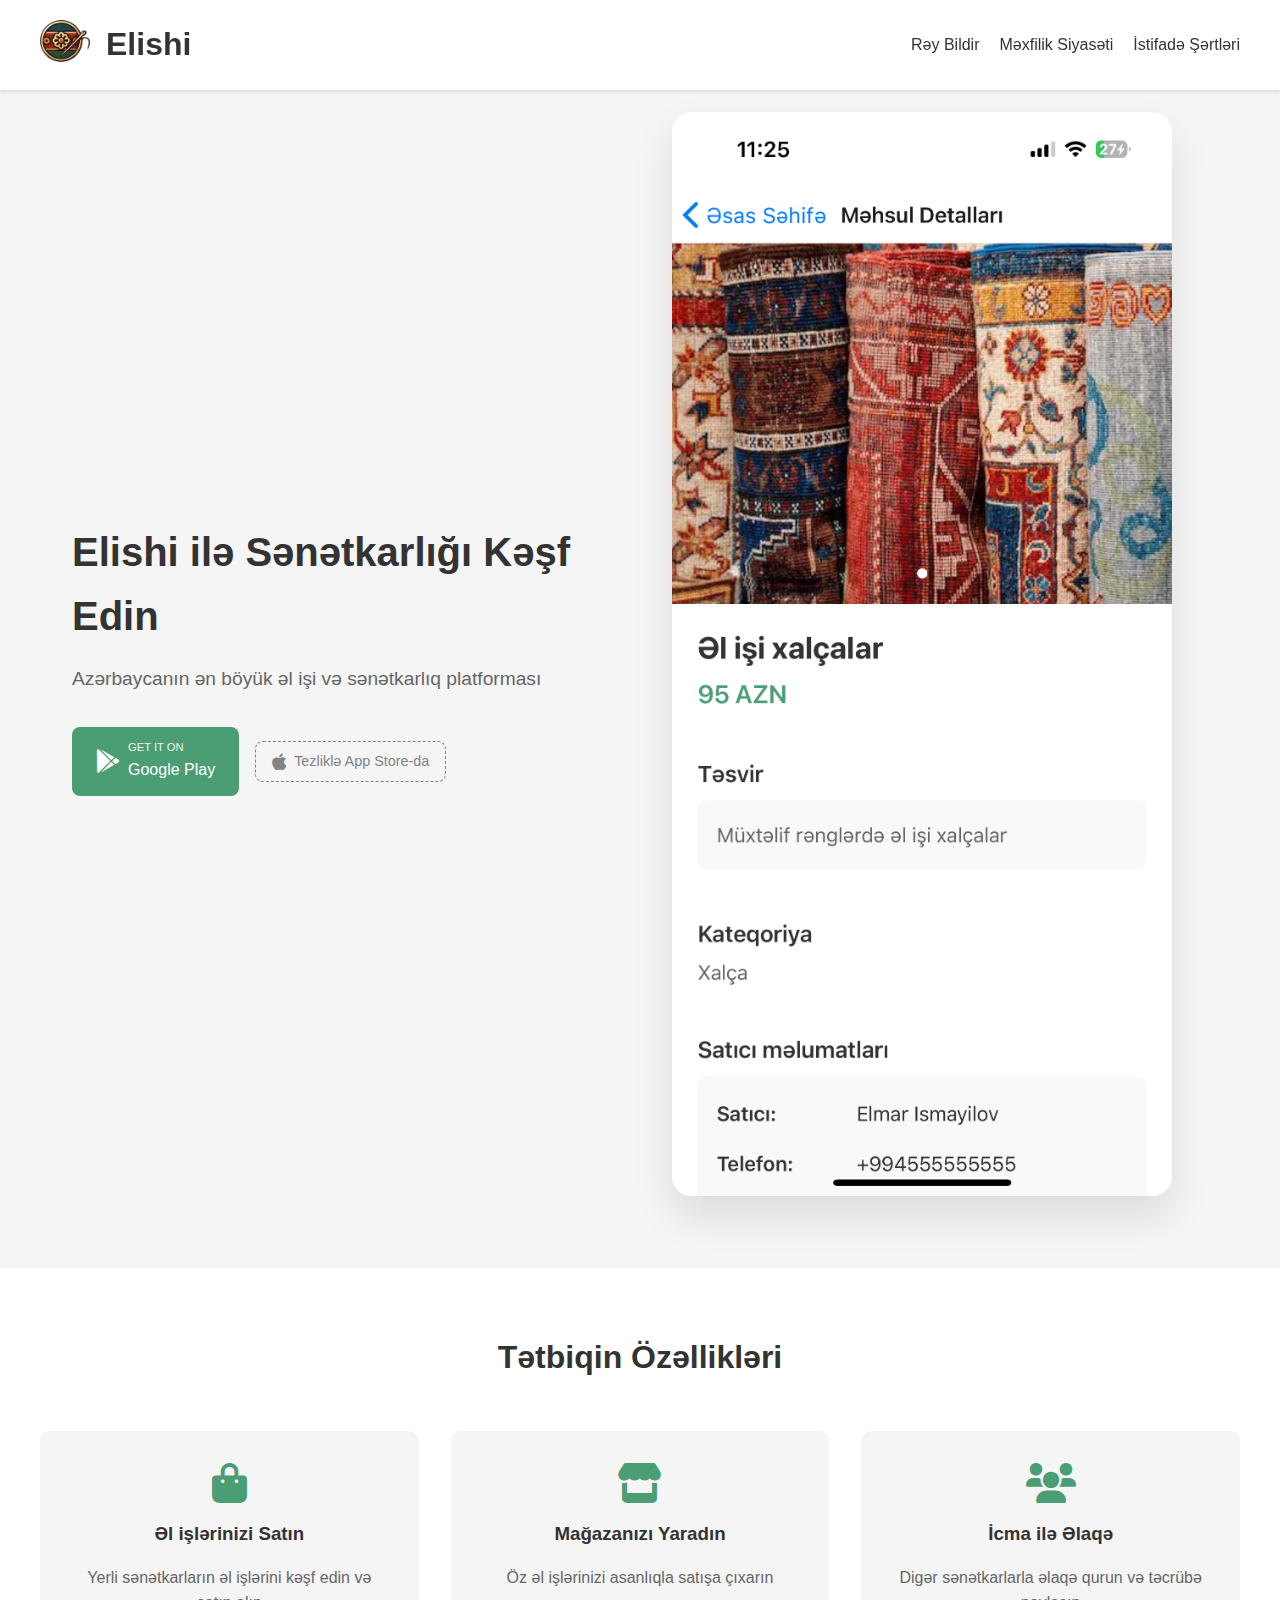
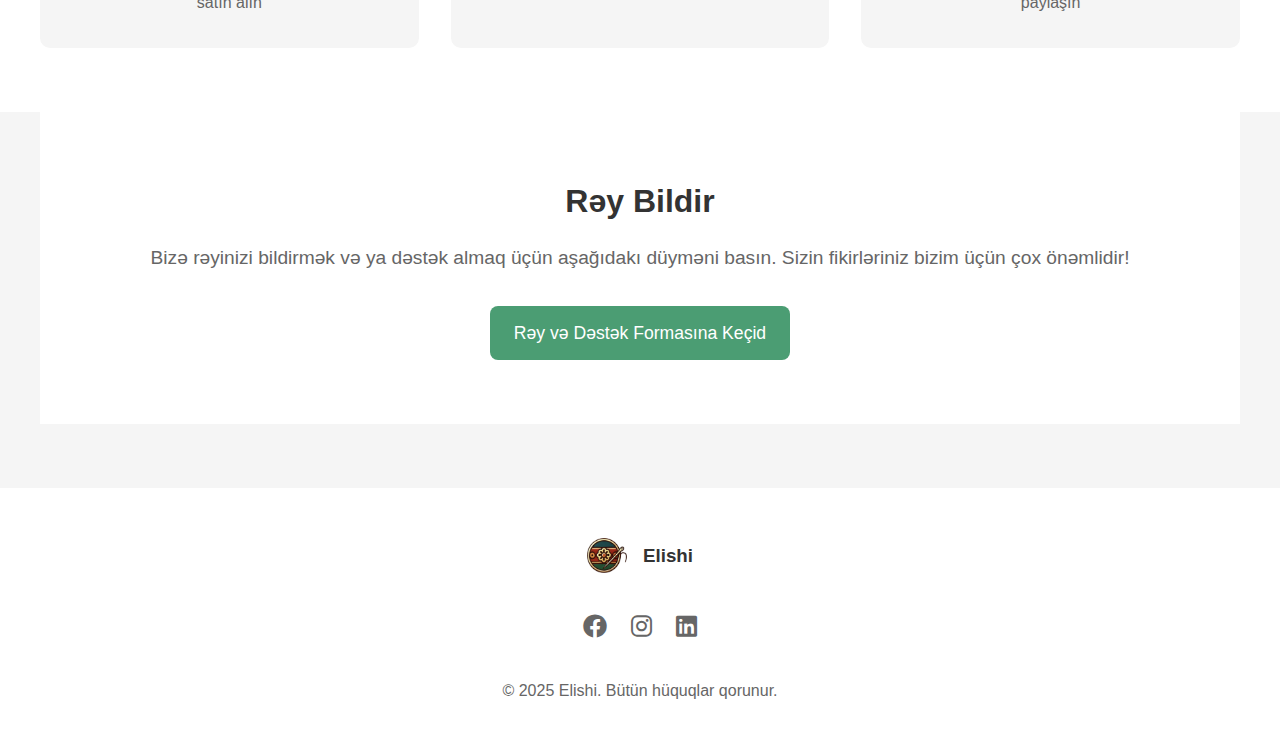
<file: index.html>
<!DOCTYPE html>
<html lang="az">
<head>
    <meta charset="UTF-8">
    <meta name="viewport" content="width=device-width, initial-scale=1.0">
    <title>Elishi - Sənətkarlıq Tətbiqi</title>
    <link rel="stylesheet" href="styles.css">
    <link rel="stylesheet" href="https://cdnjs.cloudflare.com/ajax/libs/font-awesome/6.0.0/css/all.min.css">
    <link rel="icon" type="image/x-icon" href="/assets/favicon.ico">
    <link rel="icon" type="image/png" sizes="16x16" href="/assets/favicon-16x16.png">
    <link rel="icon" type="image/png" sizes="32x32" href="/assets/favicon-32x32.png">
    <!-- Android Chrome -->
    <link rel="icon" type="image/png" sizes="192x192" href="/assets/android-chrome-192x192.png">
    <link rel="icon" type="image/png" sizes="512x512" href="/assets/android-chrome-512x512.png">
    <!-- Apple Touch Icon -->
    <link rel="apple-touch-icon" href="/assets/apple-touch-icon.png">
    <link rel="mask-icon" href="/assets/favicon.ico" color="#000000">
    <meta name="description" content="Elishi: Buy and sell handmade crafts from Azerbaijani artisans. Download our app for unique jewelry, rugs, and more!">
</head>
<body>
    <header>
        <nav>
            <div class="logo-container">
                <a href="index.html">
                    <img src="assets/logo.png" alt="El Ishi Logo" class="logo">
                </a>
                <h1>Elishi</h1>
            </div>
            <ul class="nav-links">
                <li><a href="#feedback">Rəy Bildir</a></li>
                <li><a href="privacy-policy.html">Məxfilik Siyasəti</a></li>
                <li><a href="terms-conditions.html">İstifadə Şərtləri</a></li>
            </ul>
        </nav>
    </header>

    <main>
        <section class="hero">
            <div class="hero-content">
                <h1>Elishi ilə Sənətkarlığı Kəşf Edin</h1>
                <p>Azərbaycanın ən böyük əl işi və sənətkarlıq platforması</p>
                <div class="store-buttons">
                    <a href="#" class="store-button">
                        <i class="fab fa-google-play"></i>
                        <span>
                            <small>GET IT ON</small>
                            Google Play
                        </span>
                    </a>
                    <div class="coming-soon">
                        <i class="fab fa-apple"></i>
                        <span>Tezliklə App Store-da</span>
                    </div>
                </div>
            </div>
            <div class="hero-image">
                <img src="assets/app-preview.jpg" alt="Əl işiAz App Preview">
            </div>
        </section>

        <section class="features" id="features">
            <h2>Tətbiqin Özəllikləri</h2>
            <div class="features-grid">
                <div class="feature-card">
                    <i class="fas fa-shopping-bag"></i>
                    <h3>Əl işlərinizi Satın</h3>
                    <p>Yerli sənətkarların əl işlərini kəşf edin və satın alın</p>
                </div>
                <div class="feature-card">
                    <i class="fas fa-store"></i>
                    <h3>Mağazanızı Yaradın</h3>
                    <p>Öz əl işlərinizi asanlıqla satışa çıxarın</p>
                </div>
                <div class="feature-card">
                    <i class="fas fa-users"></i>
                    <h3>İcma ilə Əlaqə</h3>
                    <p>Digər sənətkarlarla əlaqə qurun və təcrübə paylaşın</p>
                </div>
            </div>
        </section>

        <section class="feedback" id="feedback">
            <h2>Rəy Bildir</h2>
            <p>Bizə rəyinizi bildirmək və ya dəstək almaq üçün aşağıdakı düyməni basın. Sizin fikirləriniz bizim üçün çox önəmlidir!</p>
            <a href="https://docs.google.com/forms/d/e/1FAIpQLSc-pqfBTsH0v2vToJ0akzegE9ZqmVbHeswKHzTtLtnodO6Chg/viewform?usp=sharing" target="_blank" class="feedback-button">
                Rəy və Dəstək Formasına Keçid
            </a>
        </section>
    </main>

    <footer>
        <div class="footer-content">
            <div class="footer-logo">
                <img src="assets/logo.png" alt="Əl işiAz Logo" class="logo">
                <h3>Elishi</h3>
            </div>
            <div class="social-links">
                <a href="https://www.facebook.com/share/1AMfYMEshV/?mibextid=wwXIfr"><i class="fab fa-facebook"></i></a>
                <a href="https://www.instagram.com/elishi_az?igsh=M W NkYmxybjdrM2EzOQ%3D%3D&utm_source=qr"><i class="fab fa-instagram"></i></a>
                <a href="https://www.linkedin.com/company/elishiaz/about/"><i class="fab fa-linkedin"></i></a>
            </div>
            <p class="copyright">© 2025 Elishi. Bütün hüquqlar qorunur.</p>
        </div>
    </footer>

    <script src="script.js"></script>
</body>
</html>
</file>
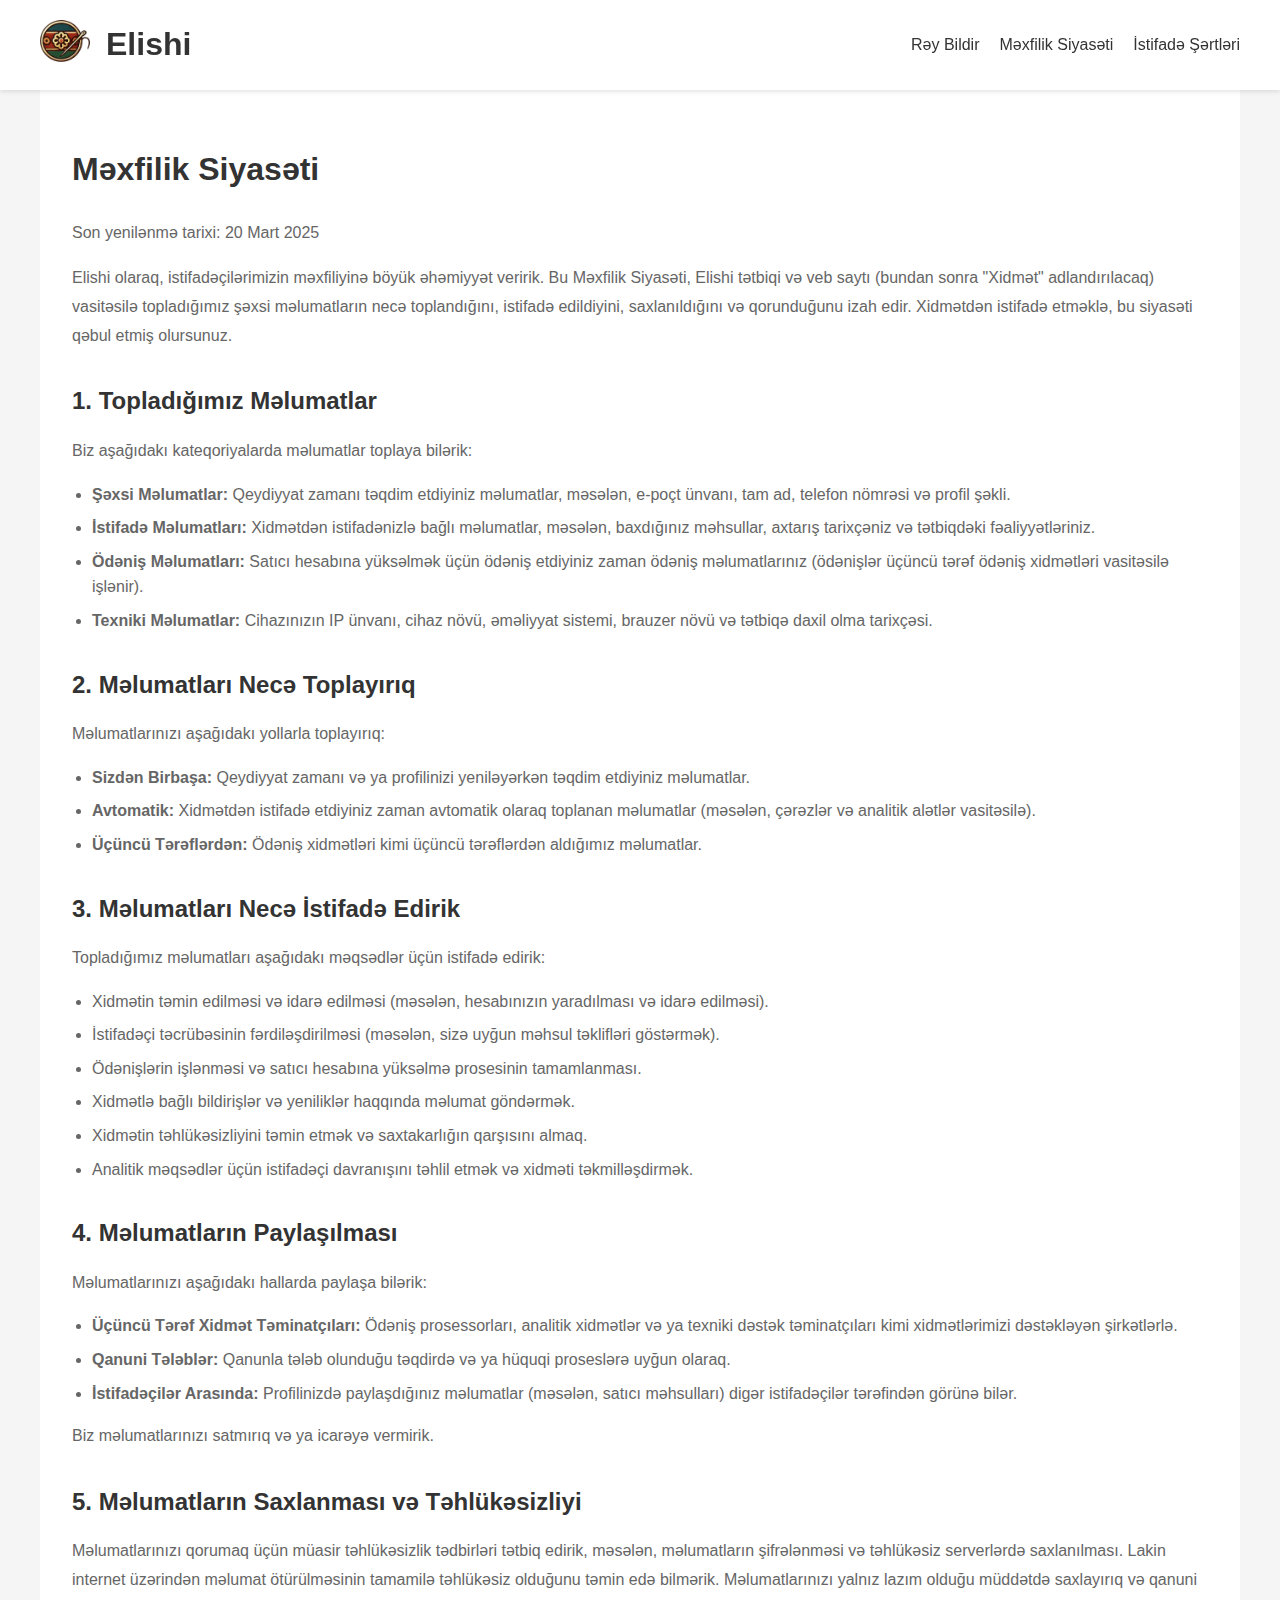
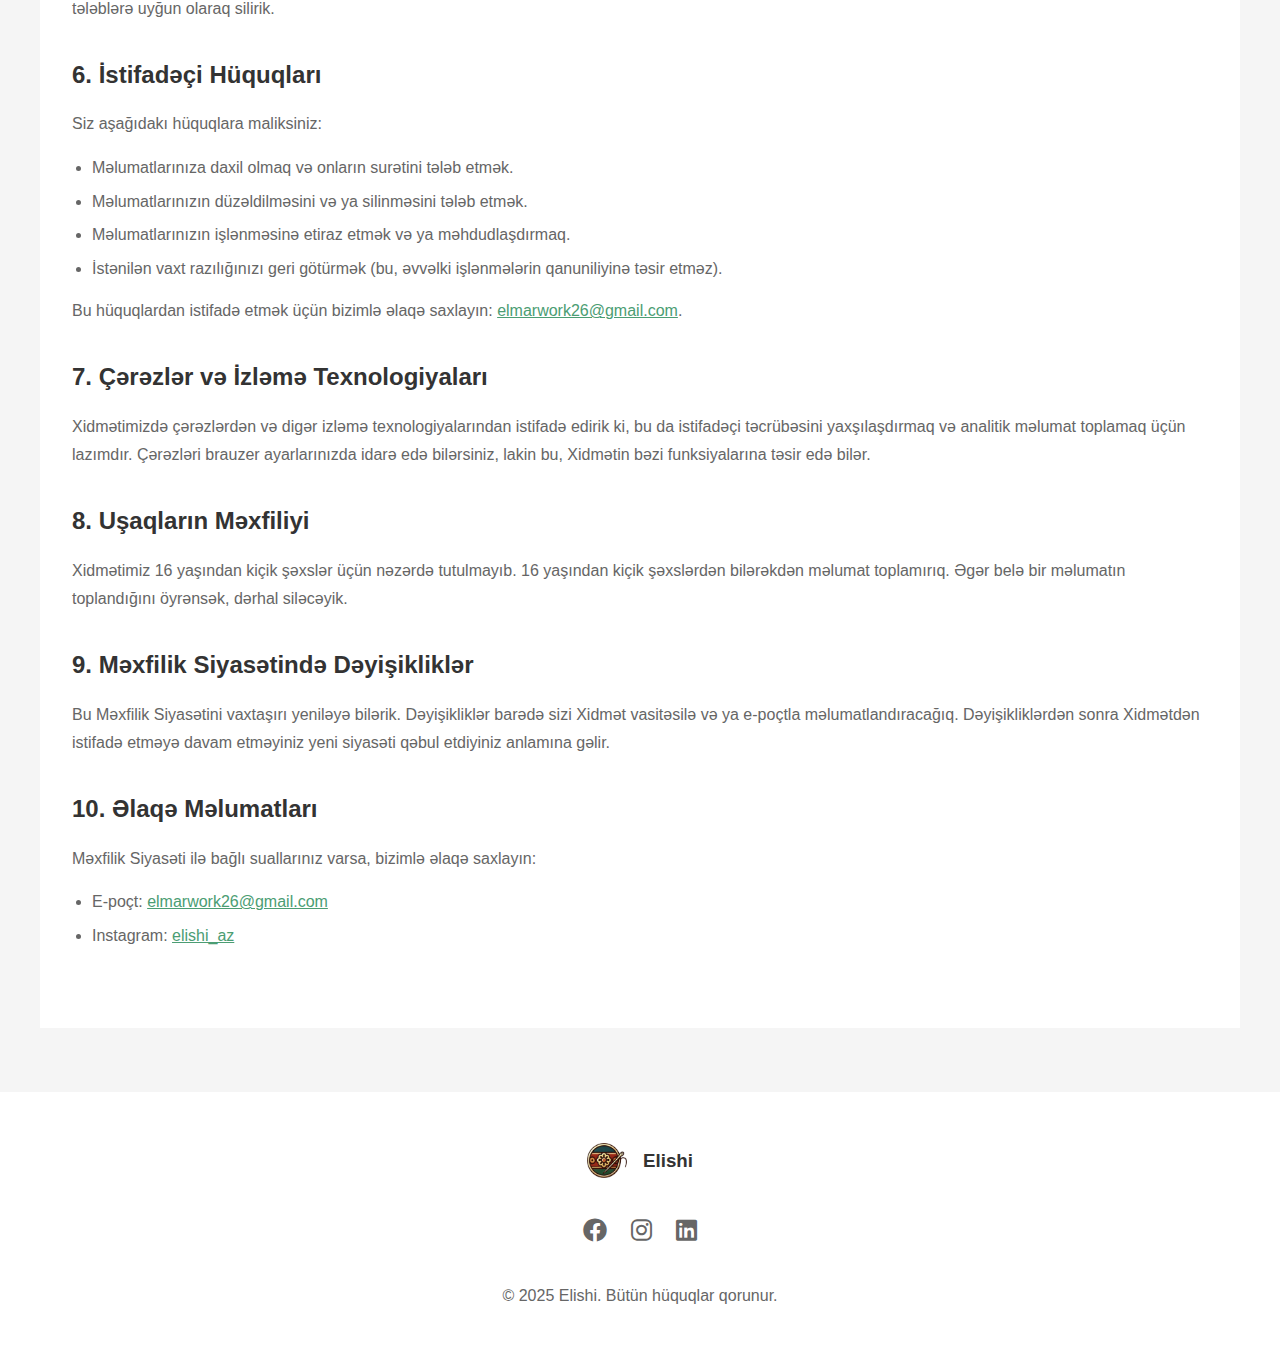
<file: privacy-policy.html>
<!DOCTYPE html>
<html lang="az">
<head>
    <meta charset="UTF-8">
    <meta name="viewport" content="width=device-width, initial-scale=1.0">
    <title>Elishi - Məxfilik Siyasəti</title>
    <link rel="stylesheet" href="styles.css">
    <link rel="stylesheet" href="https://cdnjs.cloudflare.com/ajax/libs/font-awesome/6.0.0/css/all.min.css">
    <link rel="icon" type="image/x-icon" href="/assets/favicon.ico">
    <link rel="icon" type="image/png" sizes="16x16" href="/assets/favicon-16x16.png">
    <link rel="icon" type="image/png" sizes="32x32" href="/assets/favicon-32x32.png">
    <!-- Android Chrome -->
    <link rel="icon" type="image/png" sizes="192x192" href="/assets/android-chrome-192x192.png">
    <link rel="icon" type="image/png" sizes="512x512" href="/assets/android-chrome-512x512.png">
    <!-- Apple Touch Icon -->
    <link rel="apple-touch-icon" href="/assets/apple-touch-icon.png">
    <link rel="mask-icon" href="/assets/favicon.ico" color="#000000">
    <meta name="description" content="Elishi Məxfilik Siyasəti: İstifadəçilərimizin məlumatlarının necə toplandığını, istifadə edildiyini və qorunduğunu öyrənin.">
</head>
<body>
    <header>
        <nav>
            <div class="logo-container">
                <a href="index.html">
                    <img src="assets/logo.png" alt="El Ishi Logo" class="logo">
                </a>
                <h1>Elishi</h1>
            </div>
            <ul class="nav-links">
                <li><a href="index.html#feedback">Rəy Bildir</a></li>
                <li><a href="privacy-policy.html">Məxfilik Siyasəti</a></li>
                <li><a href="terms-conditions.html">İstifadə Şərtləri</a></li>
            </ul>
        </nav>
    </header>

    <main>
        <section class="policy">
            <h2>Məxfilik Siyasəti</h2>
            <p>Son yenilənmə tarixi: 20 Mart 2025</p>
            <p>Elishi olaraq, istifadəçilərimizin məxfiliyinə böyük əhəmiyyət veririk. Bu Məxfilik Siyasəti, Elishi tətbiqi və veb saytı (bundan sonra "Xidmət" adlandırılacaq) vasitəsilə topladığımız şəxsi məlumatların necə toplandığını, istifadə edildiyini, saxlanıldığını və qorunduğunu izah edir. Xidmətdən istifadə etməklə, bu siyasəti qəbul etmiş olursunuz.</p>

            <h3>1. Topladığımız Məlumatlar</h3>
            <p>Biz aşağıdakı kateqoriyalarda məlumatlar toplaya bilərik:</p>
            <ul>
                <li><strong>Şəxsi Məlumatlar:</strong> Qeydiyyat zamanı təqdim etdiyiniz məlumatlar, məsələn, e-poçt ünvanı, tam ad, telefon nömrəsi və profil şəkli.</li>
                <li><strong>İstifadə Məlumatları:</strong> Xidmətdən istifadənizlə bağlı məlumatlar, məsələn, baxdığınız məhsullar, axtarış tarixçəniz və tətbiqdəki fəaliyyətləriniz.</li>
                <li><strong>Ödəniş Məlumatları:</strong> Satıcı hesabına yüksəlmək üçün ödəniş etdiyiniz zaman ödəniş məlumatlarınız (ödənişlər üçüncü tərəf ödəniş xidmətləri vasitəsilə işlənir).</li>
                <li><strong>Texniki Məlumatlar:</strong> Cihazınızın IP ünvanı, cihaz növü, əməliyyat sistemi, brauzer növü və tətbiqə daxil olma tarixçəsi.</li>
            </ul>

            <h3>2. Məlumatları Necə Toplayırıq</h3>
            <p>Məlumatlarınızı aşağıdakı yollarla toplayırıq:</p>
            <ul>
                <li><strong>Sizdən Birbaşa:</strong> Qeydiyyat zamanı və ya profilinizi yeniləyərkən təqdim etdiyiniz məlumatlar.</li>
                <li><strong>Avtomatik:</strong> Xidmətdən istifadə etdiyiniz zaman avtomatik olaraq toplanan məlumatlar (məsələn, çərəzlər və analitik alətlər vasitəsilə).</li>
                <li><strong>Üçüncü Tərəflərdən:</strong> Ödəniş xidmətləri kimi üçüncü tərəflərdən aldığımız məlumatlar.</li>
            </ul>

            <h3>3. Məlumatları Necə İstifadə Edirik</h3>
            <p>Topladığımız məlumatları aşağıdakı məqsədlər üçün istifadə edirik:</p>
            <ul>
                <li>Xidmətin təmin edilməsi və idarə edilməsi (məsələn, hesabınızın yaradılması və idarə edilməsi).</li>
                <li>İstifadəçi təcrübəsinin fərdiləşdirilməsi (məsələn, sizə uyğun məhsul təklifləri göstərmək).</li>
                <li>Ödənişlərin işlənməsi və satıcı hesabına yüksəlmə prosesinin tamamlanması.</li>
                <li>Xidmətlə bağlı bildirişlər və yeniliklər haqqında məlumat göndərmək.</li>
                <li>Xidmətin təhlükəsizliyini təmin etmək və saxtakarlığın qarşısını almaq.</li>
                <li>Analitik məqsədlər üçün istifadəçi davranışını təhlil etmək və xidməti təkmilləşdirmək.</li>
            </ul>

            <h3>4. Məlumatların Paylaşılması</h3>
            <p>Məlumatlarınızı aşağıdakı hallarda paylaşa bilərik:</p>
            <ul>
                <li><strong>Üçüncü Tərəf Xidmət Təminatçıları:</strong> Ödəniş prosessorları, analitik xidmətlər və ya texniki dəstək təminatçıları kimi xidmətlərimizi dəstəkləyən şirkətlərlə.</li>
                <li><strong>Qanuni Tələblər:</strong> Qanunla tələb olunduğu təqdirdə və ya hüquqi proseslərə uyğun olaraq.</li>
                <li><strong>İstifadəçilər Arasında:</strong> Profilinizdə paylaşdığınız məlumatlar (məsələn, satıcı məhsulları) digər istifadəçilər tərəfindən görünə bilər.</li>
            </ul>
            <p>Biz məlumatlarınızı satmırıq və ya icarəyə vermirik.</p>

            <h3>5. Məlumatların Saxlanması və Təhlükəsizliyi</h3>
            <p>Məlumatlarınızı qorumaq üçün müasir təhlükəsizlik tədbirləri tətbiq edirik, məsələn, məlumatların şifrələnməsi və təhlükəsiz serverlərdə saxlanılması. Lakin internet üzərindən məlumat ötürülməsinin tamamilə təhlükəsiz olduğunu təmin edə bilmərik. Məlumatlarınızı yalnız lazım olduğu müddətdə saxlayırıq və qanuni tələblərə uyğun olaraq silirik.</p>

            <h3>6. İstifadəçi Hüquqları</h3>
            <p>Siz aşağıdakı hüquqlara maliksiniz:</p>
            <ul>
                <li>Məlumatlarınıza daxil olmaq və onların surətini tələb etmək.</li>
                <li>Məlumatlarınızın düzəldilməsini və ya silinməsini tələb etmək.</li>
                <li>Məlumatlarınızın işlənməsinə etiraz etmək və ya məhdudlaşdırmaq.</li>
                <li>İstənilən vaxt razılığınızı geri götürmək (bu, əvvəlki işlənmələrin qanuniliyinə təsir etməz).</li>
            </ul>
            <p>Bu hüquqlardan istifadə etmək üçün bizimlə əlaqə saxlayın: <a href="mailto:elmarwork26@gmail.com">elmarwork26@gmail.com</a>.</p>

            <h3>7. Çərəzlər və İzləmə Texnologiyaları</h3>
            <p>Xidmətimizdə çərəzlərdən və digər izləmə texnologiyalarından istifadə edirik ki, bu da istifadəçi təcrübəsini yaxşılaşdırmaq və analitik məlumat toplamaq üçün lazımdır. Çərəzləri brauzer ayarlarınızda idarə edə bilərsiniz, lakin bu, Xidmətin bəzi funksiyalarına təsir edə bilər.</p>

            <h3>8. Uşaqların Məxfiliyi</h3>
            <p>Xidmətimiz 16 yaşından kiçik şəxslər üçün nəzərdə tutulmayıb. 16 yaşından kiçik şəxslərdən bilərəkdən məlumat toplamırıq. Əgər belə bir məlumatın toplandığını öyrənsək, dərhal siləcəyik.</p>

            <h3>9. Məxfilik Siyasətində Dəyişikliklər</h3>
            <p>Bu Məxfilik Siyasətini vaxtaşırı yeniləyə bilərik. Dəyişikliklər barədə sizi Xidmət vasitəsilə və ya e-poçtla məlumatlandıracağıq. Dəyişikliklərdən sonra Xidmətdən istifadə etməyə davam etməyiniz yeni siyasəti qəbul etdiyiniz anlamına gəlir.</p>

            <h3>10. Əlaqə Məlumatları</h3>
            <p>Məxfilik Siyasəti ilə bağlı suallarınız varsa, bizimlə əlaqə saxlayın:</p>
            <ul>
                <li>E-poçt: <a href="mailto:elmarwork26@gmail.com">elmarwork26@gmail.com</a></li>
                <li>Instagram: <a href="https://www.instagram.com/elishi_az">elishi_az</a></li>
            </ul>
        </section>
    </main>

    <footer>
        <div class="footer-content">
            <div class="footer-logo">
                <img src="assets/logo.png" alt="Əl işiAz Logo" class="logo">
                <h3>Elishi</h3>
            </div>
            <div class="social-links">
                <a href="https://www.facebook.com/share/1AMfYMEshV/?mibextid=wwXIfr"><i class="fab fa-facebook"></i></a>
                <a href="https://www.instagram.com/elishi_az?igsh=M W NkYmxybjdrM2EzOQ%3D%3D&utm_source=qr"><i class="fab fa-instagram"></i></a>
                <a href="https://www.linkedin.com/company/elishiaz/about/"><i class="fab fa-linkedin"></i></a>
            </div>
            <p class="copyright">© 2025 Elishi. Bütün hüquqlar qorunur.</p>
        </div>
    </footer>

    <script src="script.js"></script>
</body>
</html>
</file>
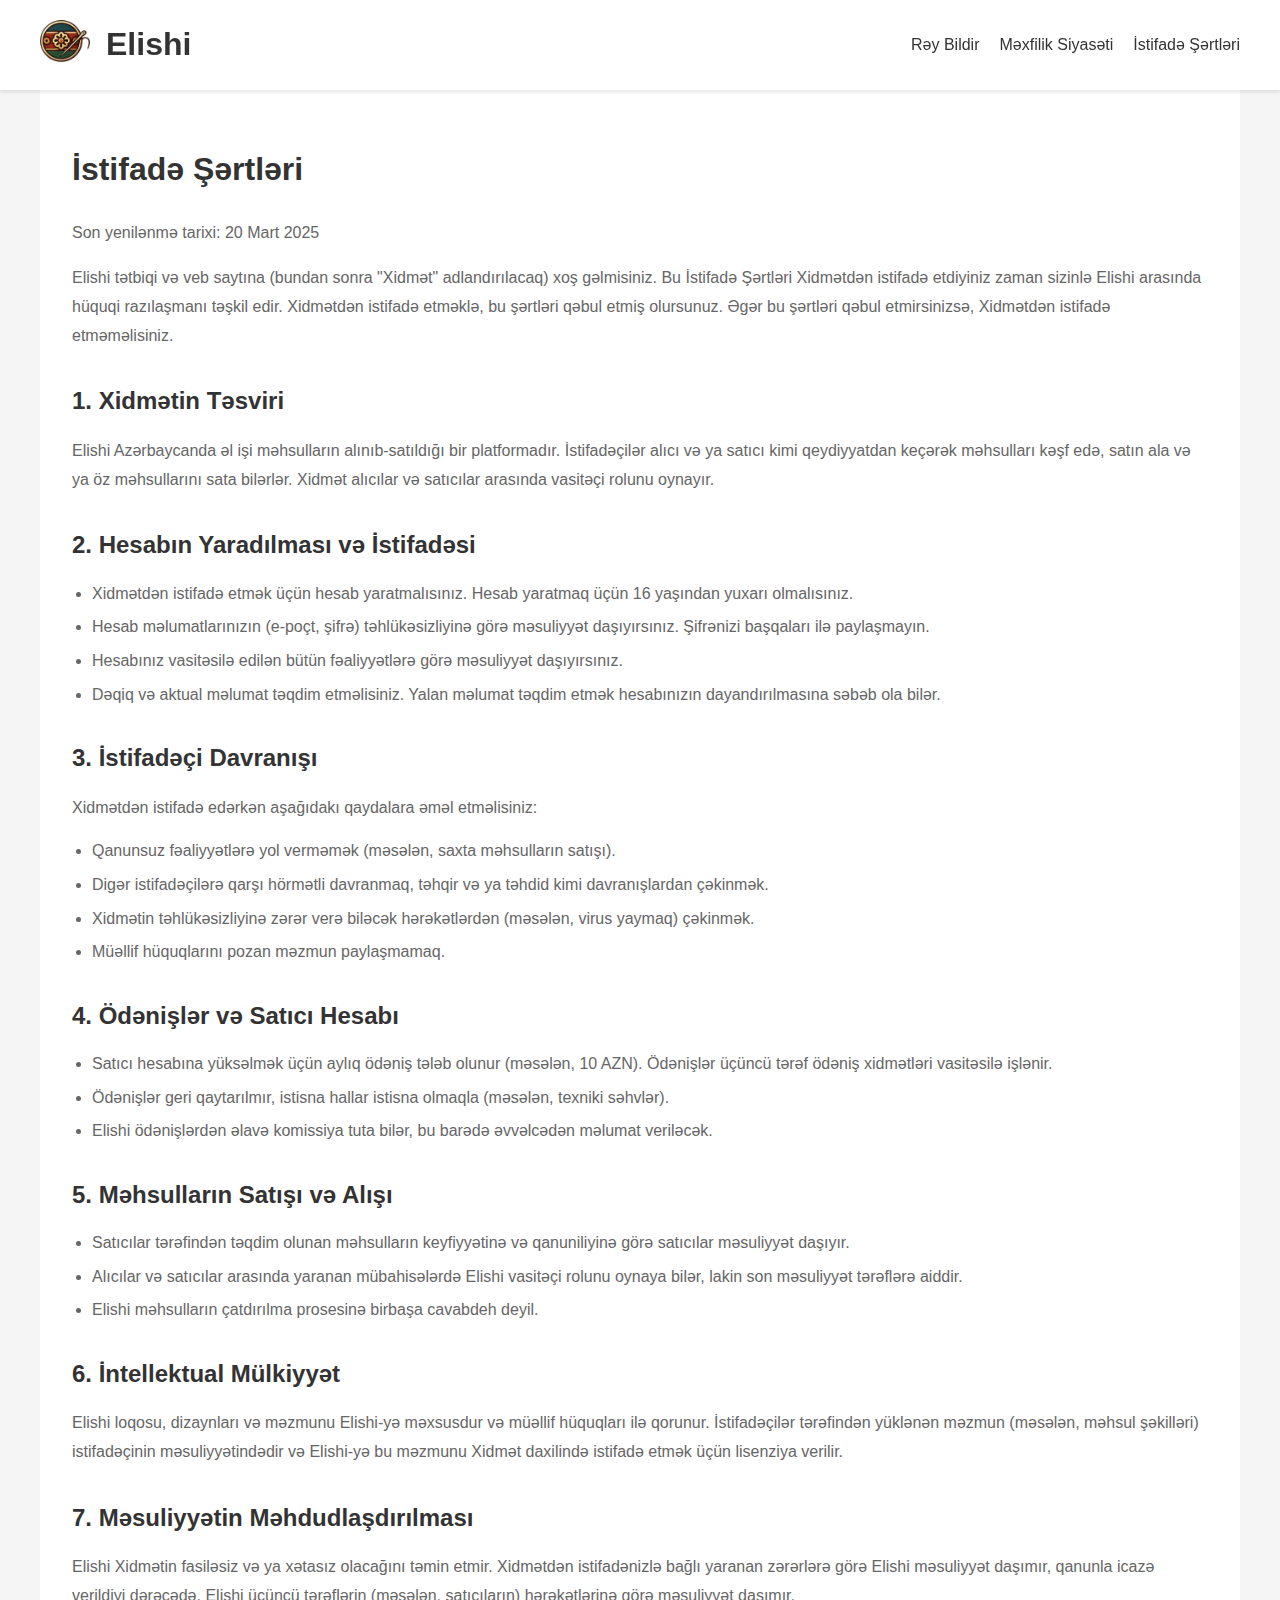
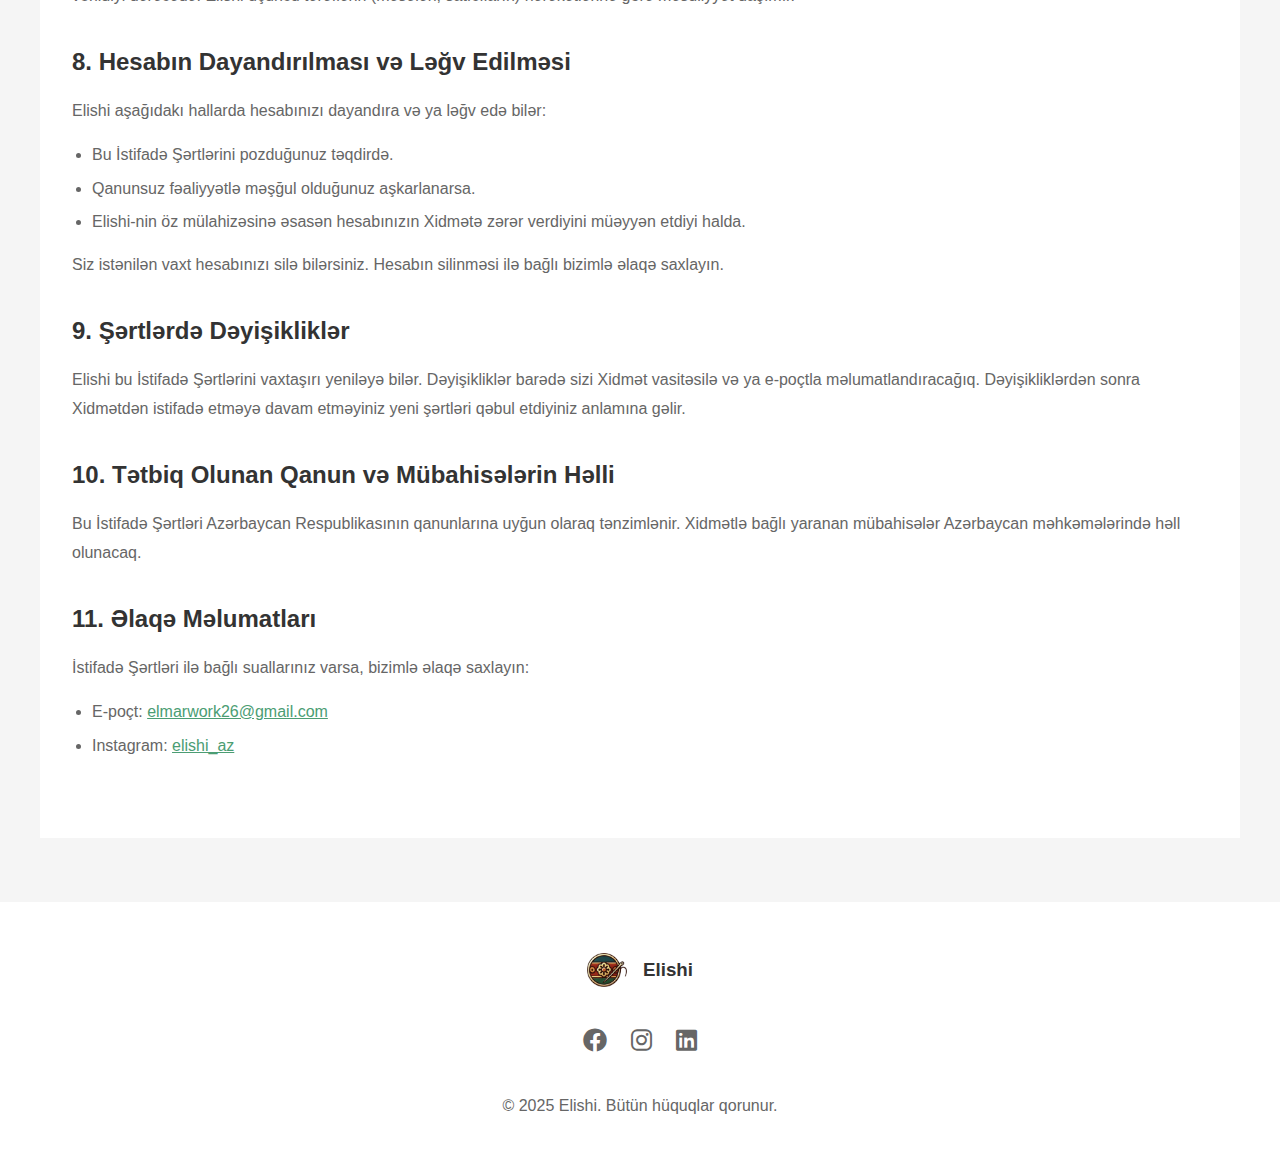
<file: terms-conditions.html>
<!DOCTYPE html>
<html lang="az">
<head>
    <meta charset="UTF-8">
    <meta name="viewport" content="width=device-width, initial-scale=1.0">
    <title>Elishi - İstifadə Şərtləri</title>
    <link rel="stylesheet" href="styles.css">
    <link rel="stylesheet" href="https://cdnjs.cloudflare.com/ajax/libs/font-awesome/6.0.0/css/all.min.css">
    <link rel="icon" type="image/x-icon" href="/assets/favicon.ico">
    <link rel="icon" type="image/png" sizes="16x16" href="/assets/favicon-16x16.png">
    <link rel="icon" type="image/png" sizes="32x32" href="/assets/favicon-32x32.png">
    <!-- Android Chrome -->
    <link rel="icon" type="image/png" sizes="192x192" href="/assets/android-chrome-192x192.png">
    <link rel="icon" type="image/png" sizes="512x512" href="/assets/android-chrome-512x512.png">
    <!-- Apple Touch Icon -->
    <link rel="apple-touch-icon" href="/assets/apple-touch-icon.png">
    <link rel="mask-icon" href="/assets/favicon.ico" color="#000000">
    <meta name="description" content="Elishi İstifadə Şərtləri: Xidmətdən istifadə qaydalarını və istifadəçi məsuliyyətlərini öyrənin.">
</head>
<body>
    <header>
        <nav>
            <div class="logo-container">
                <a href="index.html">
                    <img src="assets/logo.png" alt="El Ishi Logo" class="logo">
                </a>
                <h1>Elishi</h1>
            </div>
            <ul class="nav-links">
                <li><a href="index.html#feedback">Rəy Bildir</a></li>
                <li><a href="privacy-policy.html">Məxfilik Siyasəti</a></li>
                <li><a href="terms-conditions.html">İstifadə Şərtləri</a></li>
            </ul>
        </nav>
    </header>

    <main>
        <section class="policy">
            <h2>İstifadə Şərtləri</h2>
            <p>Son yenilənmə tarixi: 20 Mart 2025</p>
            <p>Elishi tətbiqi və veb saytına (bundan sonra "Xidmət" adlandırılacaq) xoş gəlmisiniz. Bu İstifadə Şərtləri Xidmətdən istifadə etdiyiniz zaman sizinlə Elishi arasında hüquqi razılaşmanı təşkil edir. Xidmətdən istifadə etməklə, bu şərtləri qəbul etmiş olursunuz. Əgər bu şərtləri qəbul etmirsinizsə, Xidmətdən istifadə etməməlisiniz.</p>

            <h3>1. Xidmətin Təsviri</h3>
            <p>Elishi Azərbaycanda əl işi məhsulların alınıb-satıldığı bir platformadır. İstifadəçilər alıcı və ya satıcı kimi qeydiyyatdan keçərək məhsulları kəşf edə, satın ala və ya öz məhsullarını sata bilərlər. Xidmət alıcılar və satıcılar arasında vasitəçi rolunu oynayır.</p>

            <h3>2. Hesabın Yaradılması və İstifadəsi</h3>
            <ul>
                <li>Xidmətdən istifadə etmək üçün hesab yaratmalısınız. Hesab yaratmaq üçün 16 yaşından yuxarı olmalısınız.</li>
                <li>Hesab məlumatlarınızın (e-poçt, şifrə) təhlükəsizliyinə görə məsuliyyət daşıyırsınız. Şifrənizi başqaları ilə paylaşmayın.</li>
                <li>Hesabınız vasitəsilə edilən bütün fəaliyyətlərə görə məsuliyyət daşıyırsınız.</li>
                <li>Dəqiq və aktual məlumat təqdim etməlisiniz. Yalan məlumat təqdim etmək hesabınızın dayandırılmasına səbəb ola bilər.</li>
            </ul>

            <h3>3. İstifadəçi Davranışı</h3>
            <p>Xidmətdən istifadə edərkən aşağıdakı qaydalara əməl etməlisiniz:</p>
            <ul>
                <li>Qanunsuz fəaliyyətlərə yol verməmək (məsələn, saxta məhsulların satışı).</li>
                <li>Digər istifadəçilərə qarşı hörmətli davranmaq, təhqir və ya təhdid kimi davranışlardan çəkinmək.</li>
                <li>Xidmətin təhlükəsizliyinə zərər verə biləcək hərəkətlərdən (məsələn, virus yaymaq) çəkinmək.</li>
                <li>Müəllif hüquqlarını pozan məzmun paylaşmamaq.</li>
            </ul>

            <h3>4. Ödənişlər və Satıcı Hesabı</h3>
            <ul>
                <li>Satıcı hesabına yüksəlmək üçün aylıq ödəniş tələb olunur (məsələn, 10 AZN). Ödənişlər üçüncü tərəf ödəniş xidmətləri vasitəsilə işlənir.</li>
                <li>Ödənişlər geri qaytarılmır, istisna hallar istisna olmaqla (məsələn, texniki səhvlər).</li>
                <li>Elishi ödənişlərdən əlavə komissiya tuta bilər, bu barədə əvvəlcədən məlumat veriləcək.</li>
            </ul>

            <h3>5. Məhsulların Satışı və Alışı</h3>
            <ul>
                <li>Satıcılar tərəfindən təqdim olunan məhsulların keyfiyyətinə və qanuniliyinə görə satıcılar məsuliyyət daşıyır.</li>
                <li>Alıcılar və satıcılar arasında yaranan mübahisələrdə Elishi vasitəçi rolunu oynaya bilər, lakin son məsuliyyət tərəflərə aiddir.</li>
                <li>Elishi məhsulların çatdırılma prosesinə birbaşa cavabdeh deyil.</li>
            </ul>

            <h3>6. İntellektual Mülkiyyət</h3>
            <p>Elishi loqosu, dizaynları və məzmunu Elishi-yə məxsusdur və müəllif hüquqları ilə qorunur. İstifadəçilər tərəfindən yüklənən məzmun (məsələn, məhsul şəkilləri) istifadəçinin məsuliyyətindədir və Elishi-yə bu məzmunu Xidmət daxilində istifadə etmək üçün lisenziya verilir.</p>

            <h3>7. Məsuliyyətin Məhdudlaşdırılması</h3>
            <p>Elishi Xidmətin fasiləsiz və ya xətasız olacağını təmin etmir. Xidmətdən istifadənizlə bağlı yaranan zərərlərə görə Elishi məsuliyyət daşımır, qanunla icazə verildiyi dərəcədə. Elishi üçüncü tərəflərin (məsələn, satıcıların) hərəkətlərinə görə məsuliyyət daşımır.</p>

            <h3>8. Hesabın Dayandırılması və Ləğv Edilməsi</h3>
            <p>Elishi aşağıdakı hallarda hesabınızı dayandıra və ya ləğv edə bilər:</p>
            <ul>
                <li>Bu İstifadə Şərtlərini pozduğunuz təqdirdə.</li>
                <li>Qanunsuz fəaliyyətlə məşğul olduğunuz aşkarlanarsa.</li>
                <li>Elishi-nin öz mülahizəsinə əsasən hesabınızın Xidmətə zərər verdiyini müəyyən etdiyi halda.</li>
            </ul>
            <p>Siz istənilən vaxt hesabınızı silə bilərsiniz. Hesabın silinməsi ilə bağlı bizimlə əlaqə saxlayın.</p>

            <h3>9. Şərtlərdə Dəyişikliklər</h3>
            <p>Elishi bu İstifadə Şərtlərini vaxtaşırı yeniləyə bilər. Dəyişikliklər barədə sizi Xidmət vasitəsilə və ya e-poçtla məlumatlandıracağıq. Dəyişikliklərdən sonra Xidmətdən istifadə etməyə davam etməyiniz yeni şərtləri qəbul etdiyiniz anlamına gəlir.</p>

            <h3>10. Tətbiq Olunan Qanun və Mübahisələrin Həlli</h3>
            <p>Bu İstifadə Şərtləri Azərbaycan Respublikasının qanunlarına uyğun olaraq tənzimlənir. Xidmətlə bağlı yaranan mübahisələr Azərbaycan məhkəmələrində həll olunacaq.</p>

            <h3>11. Əlaqə Məlumatları</h3>
            <p>İstifadə Şərtləri ilə bağlı suallarınız varsa, bizimlə əlaqə saxlayın:</p>
            <ul>
                <li>E-poçt: <a href="mailto:elmarwork26@gmail.com">elmarwork26@gmail.com</a></li>
                <li>Instagram: <a href="https://www.instagram.com/elishi_az">elishi_az</a></li>
            </ul>
        </section>
    </main>

    <footer>
        <div class="footer-content">
            <div class="footer-logo">
                <img src="assets/logo.png" alt="Əl işiAz Logo" class="logo">
                <h3>Elishi</h3>
            </div>
            <div class="social-links">
                <a href="https://www.facebook.com/share/1AMfYMEshV/?mibextid=wwXIfr"><i class="fab fa-facebook"></i></a>
                <a href="https://www.instagram.com/elishi_az?igsh=M W NkYmxybjdrM2EzOQ%3D%3D&utm_source=qr"><i class="fab fa-instagram"></i></a>
                <a href="https://www.linkedin.com/company/elishiaz/about/"><i class="fab fa-linkedin"></i></a>
            </div>
            <p class="copyright">© 2025 Elishi. Bütün hüquqlar qorunur.</p>
        </div>
    </footer>

    <script src="script.js"></script>
</body>
</html>
</file>
<file: styles.css>
:root {
    --primary-color: #4B9D73;
    --text-dark: #333;
    --text-light: #666;
    --background: #f5f5f5;
    --white: #fff;
    --border-color: #ddd;
}

* {
    margin: 0;
    padding: 0;
    box-sizing: border-box;
}

body {
    font-family: -apple-system, BlinkMacSystemFont, 'Segoe UI', Roboto, Oxygen, Ubuntu, Cantarell, sans-serif;
    line-height: 1.6;
    background-color: var(--background);
    color: var(--text-dark);
}

header {
    background-color: var(--white);
    box-shadow: 0 2px 4px rgba(0, 0, 0, 0.1);
    padding: 1rem 2rem;
    position: fixed;
    width: 100%;
    top: 0;
    z-index: 1000;
}

nav {
    max-width: 1200px;
    margin: 0 auto;
}

.logo-container {
    display: flex;
    align-items: center;
    gap: 1rem;
}

.logo {
    width: 50px;
    height: 50px;
    object-fit: contain;
}

main {
    margin-top: 80px;
}

.hero {
    max-width: 1200px;
    margin: 2rem auto;
    padding: 2rem;
    display: grid;
    grid-template-columns: 1fr 1fr;
    gap: 4rem;
    align-items: center;
}

.hero-content h1 {
    font-size: 2.5rem;
    margin-bottom: 1rem;
    color: var(--text-dark);
}

.hero-content p {
    font-size: 1.2rem;
    color: var(--text-light);
    margin-bottom: 2rem;
}

.store-buttons {
    display: flex;
    gap: 1rem;
    flex-wrap: wrap;
    align-items: center;
}

.store-button {
    display: flex;
    align-items: center;
    gap: 0.5rem;
    background-color: var(--primary-color);
    color: var(--white);
    padding: 0.8rem 1.5rem;
    border-radius: 8px;
    text-decoration: none;
    transition: transform 0.2s;
}

.store-button:hover {
    transform: translateY(-2px);
}

.store-button i {
    font-size: 1.5rem;
}

.store-button span {
    display: flex;
    flex-direction: column;
}

.store-button small {
    font-size: 0.7rem;
    opacity: 0.9;
}

.hero-image img {
    width: 100%;
    max-width: 500px;
    height: auto;
    border-radius: 20px;
    box-shadow: 0 20px 40px rgba(0, 0, 0, 0.1);
}

.features {
    background-color: var(--white);
    padding: 4rem 2rem;
}

.features h2 {
    text-align: center;
    margin-bottom: 3rem;
    font-size: 2rem;
}

.features-grid {
    max-width: 1200px;
    margin: 0 auto;
    display: grid;
    grid-template-columns: repeat(auto-fit, minmax(250px, 1fr));
    gap: 2rem;
}

.feature-card {
    text-align: center;
    padding: 2rem;
    border-radius: 10px;
    background-color: var(--background);
    transition: transform 0.2s;
}

.feature-card:hover {
    transform: translateY(-5px);
}

.feature-card i {
    font-size: 2.5rem;
    color: var(--primary-color);
    margin-bottom: 1rem;
}

.feature-card h3 {
    margin-bottom: 1rem;
    color: var(--text-dark);
}

.feature-card p {
    color: var(--text-light);
}

footer {
    background-color: var(--white);
    padding: 3rem 2rem;
    margin-top: 4rem;
}

.footer-content {
    max-width: 1200px;
    margin: 0 auto;
    text-align: center;
}

.footer-logo {
    display: flex;
    align-items: center;
    justify-content: center;
    gap: 1rem;
    margin-bottom: 2rem;
}

.footer-logo .logo {
    width: 40px;
    height: 40px;
}

.social-links {
    display: flex;
    justify-content: center;
    gap: 1.5rem;
    margin-bottom: 2rem;
}

.social-links a {
    color: var(--text-light);
    font-size: 1.5rem;
    transition: color 0.2s;
}

.social-links a:hover {
    color: var(--primary-color);
}

.copyright {
    color: var(--text-light);
}

.coming-soon {
    display: flex;
    align-items: center;
    gap: 0.5rem;
    color: var(--text-light);
    font-size: 0.9rem;
    padding: 0.5rem 1rem;
    border: 1px dashed var(--text-light);
    border-radius: 8px;
    opacity: 0.8;
}

.coming-soon i {
    font-size: 1.2rem;
}

@media (max-width: 768px) {
    .hero {
        grid-template-columns: 1fr;
        text-align: center;
        gap: 2rem;
    }

    .store-buttons {
        justify-content: center;
    }

    .hero-image {
        order: -1;
    }

    .features-grid {
        grid-template-columns: 1fr;
    }
} 

/* Navigation Styles */
.nav-links {
    list-style: none;
    display: flex;
    margin: 0;
    padding: 0;
}

.nav-links li {
    margin-left: 20px;
}

.nav-links a {
    color: var(--text-dark);
    text-decoration: none;
    font-size: 16px;
    font-weight: 500;
    transition: color 0.2s;
}

.nav-links a:hover {
    color: var(--primary-color);
}

/* Feedback Section Styles */
.feedback {
    max-width: 1200px;
    margin: 0 auto;
    padding: 4rem 2rem;
    text-align: center;
    background-color: var(--white);
}

.feedback h2 {
    font-size: 2rem;
    color: var(--text-dark);
    margin-bottom: 1rem;
}

.feedback p {
    font-size: 1.2rem;
    color: var(--text-light);
    margin-bottom: 2rem;
}

.feedback-button {
    display: inline-block;
    background-color: var(--primary-color);
    color: var(--white);
    padding: 0.8rem 1.5rem;
    border-radius: 8px;
    text-decoration: none;
    font-size: 1.1rem;
    font-weight: 500;
    transition: transform 0.2s, background-color 0.2s;
}

.feedback-button:hover {
    transform: translateY(-2px);
    background-color: #3a7b5a;
}

/* Adjust nav for better alignment with links */
nav {
    display: flex;
    justify-content: space-between;
    align-items: center;
}

/* Policy Section Styles */
.policy {
    max-width: 1200px;
    margin: 0 auto;
    padding: 4rem 2rem;
    background-color: var(--white);
}

.policy h2 {
    font-size: 2rem;
    color: var(--text-dark);
    margin-bottom: 1.5rem;
}

.policy h3 {
    font-size: 1.5rem;
    color: var(--text-dark);
    margin-top: 2rem;
    margin-bottom: 1rem;
}

.policy p {
    font-size: 1rem;
    color: var(--text-light);
    margin-bottom: 1rem;
    line-height: 1.8;
}

.policy ul {
    margin-left: 20px;
    margin-bottom: 1rem;
}

.policy ul li {
    font-size: 1rem;
    color: var(--text-light);
    margin-bottom: 0.5rem;
}

.policy a {
    color: var(--primary-color);
    text-decoration: underline;
    transition: color 0.2s;
}

.policy a:hover {
    color: #3a7b5a;
}
</file>
